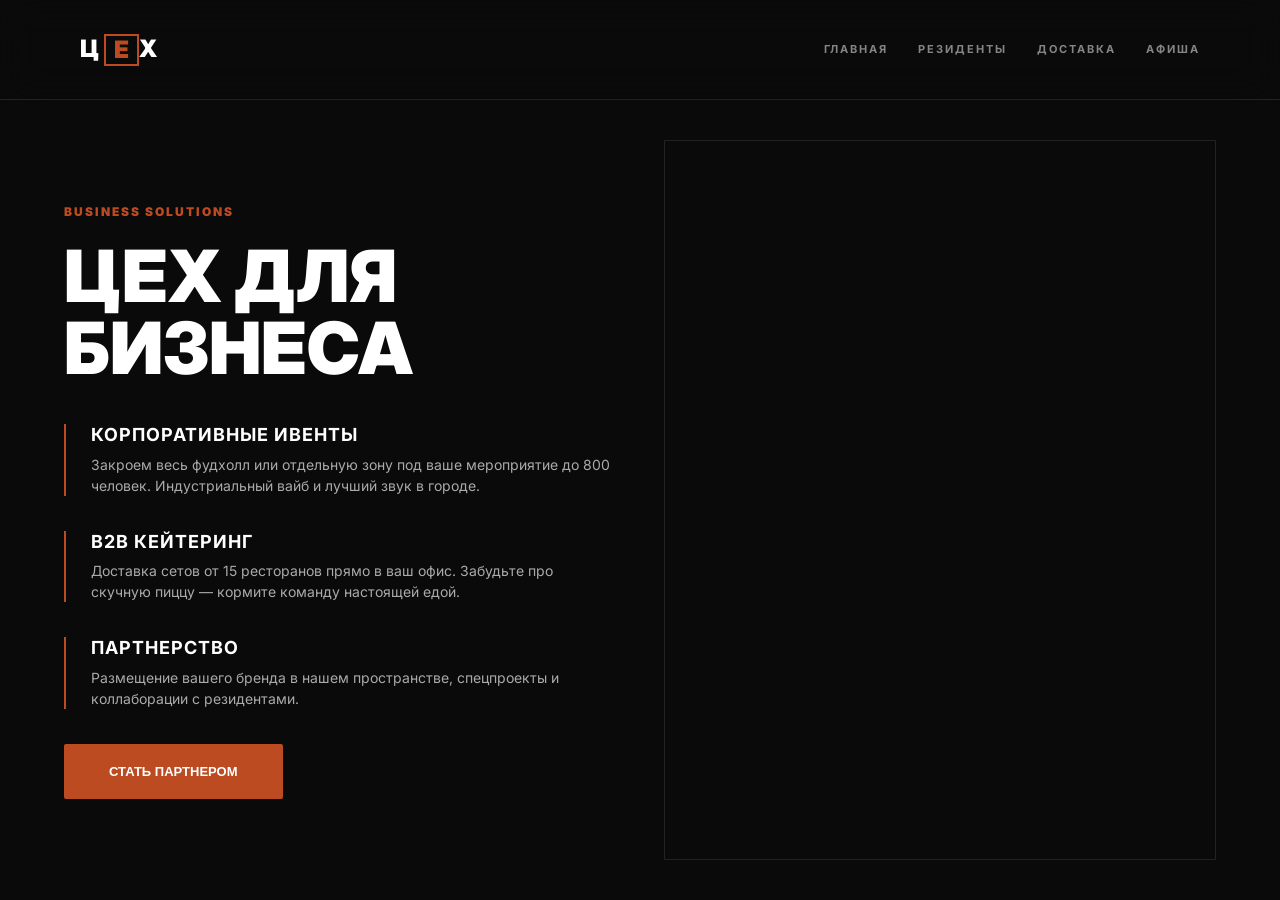
<file: b2b.html>
<!DOCTYPE html>
<html lang="ru">
<head>
    <meta charset="UTF-8">
    <meta name="viewport" content="width=device-width, initial-scale=1.0">
    <title>B2B | ЦЕХ</title>
    <link rel="stylesheet" href="style.css">
    <style>
        /* ГЛОБАЛЬНЫЙ ФИКС ДИЗАЙНА */
        body { background-color: #0a0a0a; color: #fff; margin: 0; }
        
        .b2b-container {
            display: flex;
            min-height: 100vh;
            align-items: center;
            padding: 0 5%;
            gap: 50px;
        }

        .b2b-content { flex: 1; padding-top: 100px; z-index: 2; }
        
        .b2b-visual { 
            flex: 1; 
            height: 80vh; 
            background: url('https://images.unsplash.com/photo-1511795409834-ef04bbd61622?q=80&w=1000') no-repeat center center;
            background-size: cover;
            filter: grayscale(1) contrast(1.1);
            border: 1px solid rgba(255,255,255,0.1);
            margin-top: 100px;
        }

        .b2b-title { font-size: 72px; font-weight: 900; line-height: 1; margin: 20px 0 40px; text-transform: uppercase; }
        
        .b2b-card { 
            border-left: 2px solid var(--accent); 
            padding-left: 25px; 
            margin-bottom: 35px; 
        }
        .b2b-card h3 { font-size: 18px; text-transform: uppercase; margin-bottom: 8px; letter-spacing: 1px; }
        .b2b-card p { color: #aaa; font-size: 14px; line-height: 1.5; margin: 0; }

        /* УБИВАЕМ СИНИЙ ПИЗДЕЦ И СТАНДАРТНЫЕ СТИЛИ */
        .btn-main {
            background: var(--accent);
            color: white;
            padding: 18px 45px;
            text-transform: uppercase;
            font-weight: 900;
            border: none;
            cursor: pointer;
            outline: none !important;
            -webkit-tap-highlight-color: transparent;
            transition: 0.3s;
        }
        .btn-main:hover { background: #fff; color: #000; }

        /* МОМЕНТАЛЬНОЕ ПОЯВЛЕНИЕ БЕЗ ТУПНЯКОВ */
        .anim-reveal-up, .anim-slide-left {
            animation: fastReveal 0.6s ease forwards !important;
            opacity: 0;
        }

        @keyframes fastReveal {
            from { opacity: 0; transform: translateY(20px); }
            to { opacity: 1; transform: translateY(0); }
        }

        /* АДАПТИВ: если экран маленький, картинка уходит вниз */
        @media (max-width: 1024px) {
            .b2b-container { flex-direction: column; padding-bottom: 50px; }
            .b2b-visual { width: 100%; height: 400px; margin-top: 40px; }
            .b2b-title { font-size: 48px; }
        }
    </style>
</head>
<body>
    <header class="main-header">
        <div class="container">
            <a href="index.html" class="logo">Ц<span>Е</span>Х</a>
            <nav class="desktop-nav">
                <a href="index.html" class="nav-link">Главная</a>
                <a href="residents.html" class="nav-link">Резиденты</a>
                <a href="delivery.html" class="nav-link">Доставка</a>
                <a href="events.html" class="nav-link">Афиша</a>
            </nav>
        </div>
    </header>

    <main class="b2b-container">
        <div class="b2b-content anim-reveal-up">
            <span style="color: var(--accent); font-weight: 900; letter-spacing: 2px; font-size: 12px; text-transform: uppercase;">Business Solutions</span>
            <h1 class="b2b-title">ЦЕХ ДЛЯ<br>БИЗНЕСА</h1>
            
            <div class="b2b-card">
                <h3>Корпоративные ивенты</h3>
                <p>Закроем весь фудхолл или отдельную зону под ваше мероприятие до 800 человек. Индустриальный вайб и лучший звук в городе.</p>
            </div>
            
            <div class="b2b-card">
                <h3>B2B Кейтеринг</h3>
                <p>Доставка сетов от 15 ресторанов прямо в ваш офис. Забудьте про скучную пиццу — кормите команду настоящей едой.</p>
            </div>
            
            <div class="b2b-card">
                <h3>Партнерство</h3>
                <p>Размещение вашего бренда в нашем пространстве, спецпроекты и коллаборации с резидентами.</p>
            </div>
            
            <button class="btn-main" onclick="alert('Запрос отправлен на b2b@ceh.ua')">Стать партнером</button>
        </div>

        <div class="b2b-visual anim-slide-left"></div>
    </main>
</body>
</html>
</file>
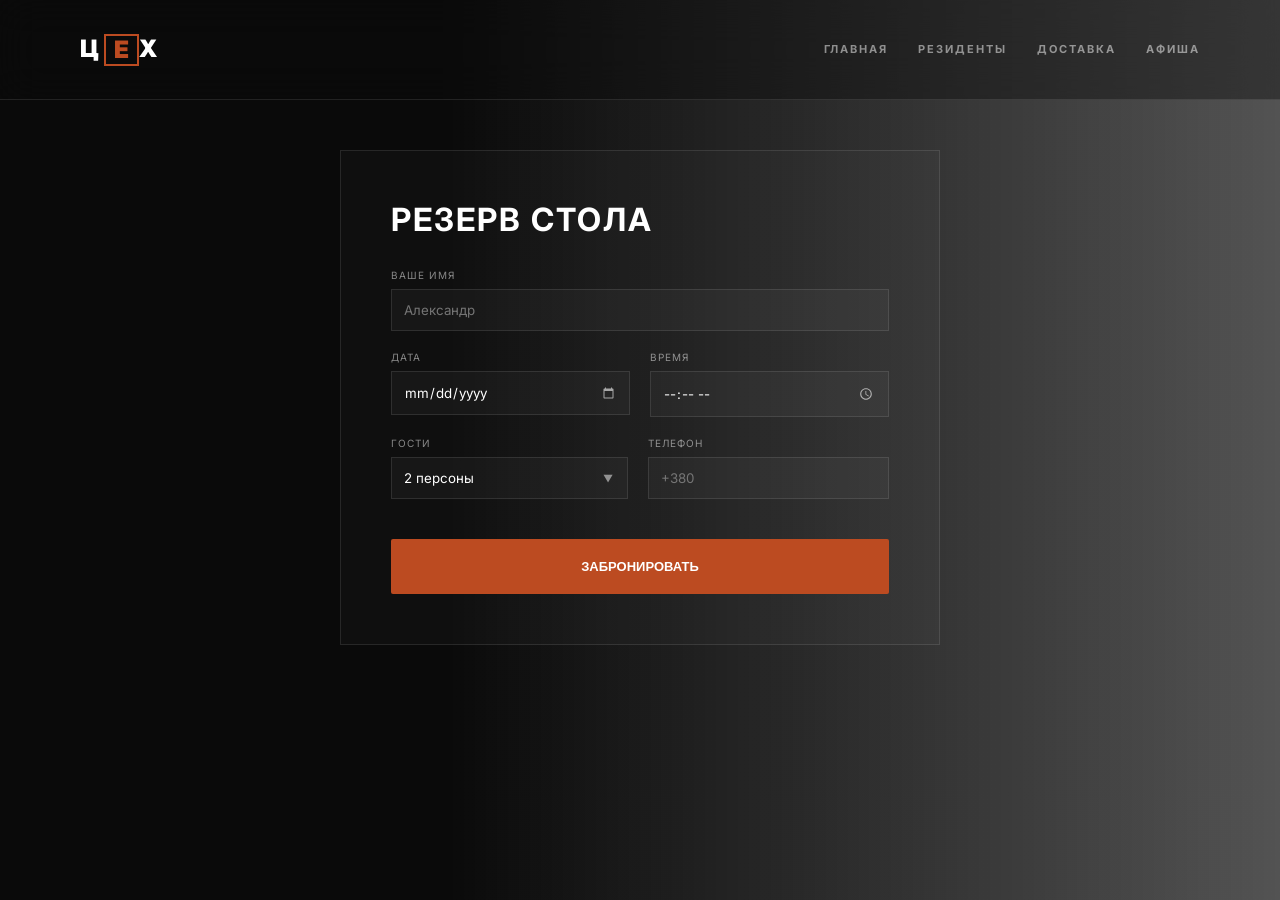
<file: booking.html>
<!DOCTYPE html>
<html lang="ru">
<head>
    <meta charset="UTF-8">
    <meta name="viewport" content="width=device-width, initial-scale=1.0">
    <title>Забронировать | ЦЕХ</title>
    <link rel="stylesheet" href="style.css">
    <style>
        .booking-section { padding: 150px 0; max-width: 600px; margin: 0 auto; }
        .booking-form { background: rgba(255,255,255,0.02); padding: 50px; border: 1px solid var(--border); }
        .booking-form h1 { font-size: 32px; text-transform: uppercase; margin-bottom: 30px; letter-spacing: 2px; }
        
        .form-row { display: grid; grid-template-columns: 1fr 1fr; gap: 20px; margin-bottom: 20px; }
        .input-group { display: flex; flex-direction: column; gap: 8px; }
        .input-group label { font-size: 10px; text-transform: uppercase; color: var(--gray); letter-spacing: 1px; }
        
        /* Исправленные инпуты */
        .input-group input, .input-group select {
            background: rgba(255,255,255,0.03) !important; 
            border: 1px solid var(--border);
            padding: 12px; 
            color: white; 
            font-family: inherit; 
            transition: 0.3s;
            appearance: none; /* Убираем стандартную стрелочку select */
            -webkit-appearance: none;
        }

        /* Трюк для иконок календаря и времени — делаем их белыми */
        ::-webkit-calendar-picker-indicator {
            filter: invert(1);
            opacity: 0.6;
            cursor: pointer;
        }

        /* Исправляем фон выпадающего списка */
        select option {
            background: #111;
            color: white;
        }

        .input-group input:focus, .input-group select:focus { 
            border-color: var(--accent); 
            outline: none; 
            background: rgba(255,255,255,0.07) !important;
        }
        
        .booking-form.anim-reveal-up { animation-delay: 0s !important; }

        /* Кастомная стрелочка для select, так как мы скрыли стандартную */
        .select-wrapper { position: relative; display: flex; flex-direction: column; }
        .select-wrapper::after {
            content: '▼';
            font-size: 10px;
            position: absolute;
            right: 15px;
            bottom: 15px;
            color: var(--gray);
            pointer-events: none;
        }
    </style>
</head>
<body>
    <header class="main-header">
        <div class="container">
            <a href="index.html" class="logo">Ц<span>Е</span>Х</a>
            <nav class="desktop-nav">
                <a href="index.html" class="nav-link">Главная</a>
                <a href="residents.html" class="nav-link">Резиденты</a>
                <a href="delivery.html" class="nav-link">Доставка</a>
                <a href="events.html" class="nav-link">Афиша</a>
            </nav>
        </div>
    </header>

    <div class="container">
        <section class="booking-section">
            <div class="booking-form anim-reveal-up">
                <h1>Резерв стола</h1>
                <form id="res-form">
                    <div class="input-group" style="margin-bottom: 20px;">
                        <label>Ваше имя</label>
                        <input type="text" placeholder="Александр" required>
                    </div>
                    <div class="form-row">
                        <div class="input-group">
                            <label>Дата</label>
                            <input type="date" required>
                        </div>
                        <div class="input-group">
                            <label>Время</label>
                            <input type="time" required>
                        </div>
                    </div>
                    <div class="form-row">
                        <div class="input-group select-wrapper">
                            <label>Гости</label>
                            <select>
                                <option>1 персона</option>
                                <option selected>2 персоны</option>
                                <option>4 персоны</option>
                                <option>6+ персон</option>
                            </select>
                        </div>
                        <div class="input-group">
                            <label>Телефон</label>
                            <input type="tel" placeholder="+380" required>
                        </div>
                    </div>
                    <button type="submit" class="btn-main" style="width: 100%; margin-top: 20px; border:none; cursor:pointer;">Забронировать</button>
                </form>
            </div>
        </section>
    </div>

    <script>
        document.getElementById('res-form').onsubmit = (e) => {
            e.preventDefault();
            alert('Заявка принята! Мы перезвоним для подтверждения.');
            window.location.href = 'index.html';
        };
    </script>
</body>
</html>
</file>
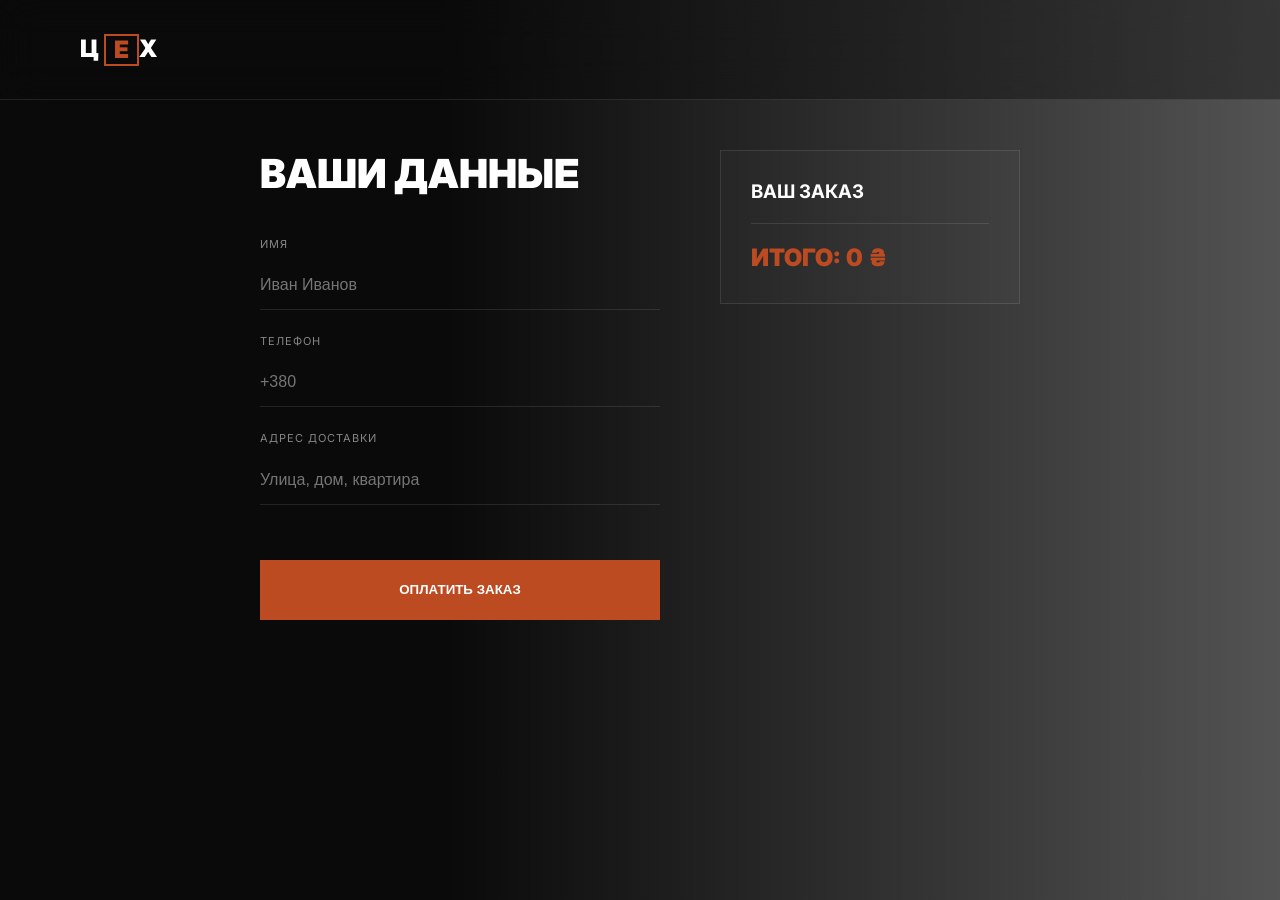
<file: checkout.html>
<!DOCTYPE html>
<html lang="ru">
<head>
    <meta charset="UTF-8">
    <meta name="viewport" content="width=device-width, initial-scale=1.0">
    <title>Оформление заказа | ЦЕХ</title>
    <link rel="stylesheet" href="style.css">
    <style>
        .checkout-container { max-width: 800px; margin: 150px auto; padding: 0 20px; }
        .checkout-grid { display: grid; grid-template-columns: 1fr 300px; gap: 60px; }
        .checkout-form h2 { font-size: 40px; font-weight: 900; margin-bottom: 40px; text-transform: uppercase; }

        .checkout-form.anim-reveal-up, .order-summary.anim-reveal-up {
            animation-delay: 0s !important;
            animation-duration: 0.5s;
        }

        .form-group { margin-bottom: 25px; }
        label { display: block; font-size: 11px; text-transform: uppercase; color: var(--gray); margin-bottom: 10px; letter-spacing: 1px; }

        input {
            width: 100%; background: transparent; border: none;
            border-bottom: 1px solid var(--border); padding: 15px 0;
            color: white; font-size: 16px; transition: 0.3s;
        }
        input:focus { outline: none; border-color: var(--accent); }

        .order-summary { background: rgba(255,255,255,0.02); padding: 30px; border: 1px solid var(--border); height: fit-content; }
        .summary-row { display: flex; justify-content: space-between; margin-bottom: 15px; font-size: 14px; }
        .summary-total { margin-top: 20px; padding-top: 20px; border-top: 1px solid var(--border); font-weight: 900; font-size: 24px; color: var(--accent); }

        .btn-pay {
            width: 100%; height: 60px; background: var(--accent); border: none;
            color: white; font-weight: 900; text-transform: uppercase;
            margin-top: 30px; cursor: pointer; transition: 0.3s;
        }
        .btn-pay:hover { background: var(--white); color: var(--dark); }
        .btn-pay:disabled { opacity: 0.5; cursor: not-allowed; }
    </style>
    <script src="https://secure.wayforpay.com/server/pay-widget.js"></script>
</head>
<body>
    <header class="main-header">
        <div class="container">
            <a href="index.html" class="logo">Ц<span>Е</span>Х</a>
        </div>
    </header>

    <div class="checkout-container">
        <div class="checkout-grid">
            <div class="checkout-form anim-reveal-up">
                <h2>Ваши данные</h2>
                <form id="order-form">
                    <div class="form-group">
                        <label>Имя</label>
                        <input type="text" id="user-name" required placeholder="Иван Иванов">
                    </div>
                    <div class="form-group">
                        <label>Телефон</label>
                        <input type="tel" id="user-phone" required placeholder="+380">
                    </div>
                    <div class="form-group">
                        <label>Адрес доставки</label>
                        <input type="text" id="user-address" required placeholder="Улица, дом, квартира">
                    </div>
                    <button type="submit" class="btn-pay" id="submit-btn">Оплатить заказ</button>
                </form>
            </div>

            <div class="order-summary anim-reveal-up" style="animation-delay: 0.2s;">
                <h3 style="margin-bottom: 20px; text-transform: uppercase;">Ваш заказ</h3>
                <div id="summary-items"></div>
                <div class="summary-total">
                    ИТОГО: <span id="final-price">0</span> ₴
                </div>
            </div>
        </div>
    </div>

    <script>
        // --- ДАННЫЕ КОНФИГУРАЦИИ ---
        const WFP_MERCHANT_LOGIN = 'list_in_ua1'; 
        const TELEGRAM_TOKEN = '8580117432:AAHXM4k56OHxKt5kXRgZrt6q_xAOv1QkMUs'; 
        const TELEGRAM_CHAT_ID = '8321139390';

        let cart = JSON.parse(localStorage.getItem('ceh_cart')) || [];

        function renderCheckout() {
            const summaryItems = document.getElementById('summary-items');
            const finalPrice = document.getElementById('final-price');
            summaryItems.innerHTML = '';
            let total = 0;
            cart.forEach((item, index) => {
                total += item.price;
                summaryItems.innerHTML += `
                    <div class="summary-row" style="align-items: center; margin-bottom: 20px;">
                        <div>
                            <span style="display:block; font-weight:700;">${item.name}</span>
                            <span style="font-size:12px; color:var(--gray);">${item.price} ₴</span>
                        </div>
                        <button onclick="removeFromCart(${index})" style="background:transparent; border:1px solid var(--border); color:var(--accent); padding:5px 10px; cursor:pointer; font-size:10px; font-weight:800;">УДАЛИТЬ</button>
                    </div>`;
            });
            finalPrice.innerText = total;
            if (cart.length === 0) window.location.href = 'delivery.html';
        }

      window.removeFromCart = function(index) {
            cart.splice(index, 1); // Удаляем товар
            
            // Пересчитываем общую сумму
            let newTotal = cart.reduce((sum, item) => sum + item.price, 0);
            
            // Сохраняем обновленные данные
            localStorage.setItem('ceh_cart', JSON.stringify(cart));
            localStorage.setItem('ceh_total', newTotal); 
            
            renderCheckout(); // Перерисовываем чекаут
        }

        // Улучшенная функция отправки
        async function sendToTelegram(name, phone, address) {
            let total = document.getElementById('final-price').innerText;
            let message = `<b>📦 НОВЫЙ ЗАКАЗ (ОЖИДАЕТ ОПЛАТЫ)</b>\n\n`;
            message += `👤 <b>Имя:</b> ${name}\n`;
            message += `📞 <b>Тел:</b> ${phone}\n`;
            message += `📍 <b>Адрес:</b> ${address}\n\n`;
            message += `🛒 <b>Заказ:</b>\n`;
            cart.forEach(item => { message += `- ${item.name} (${item.price} ₴)\n`; });
            message += `\n💰 <b>К ОПЛАТЕ: ${total} ₴</b>`;

            try {
                const response = await fetch(`https://api.telegram.org/bot${TELEGRAM_TOKEN}/sendMessage`, {
                    method: 'POST',
                    headers: { 'Content-Type': 'application/json' },
                    body: JSON.stringify({ chat_id: TELEGRAM_CHAT_ID, parse_mode: 'HTML', text: message })
                });
                return response.ok;
            } catch (error) {
                console.error("Ошибка ТГ:", error);
                return false;
            }
        }

        const wayforpay = new Wayforpay();

        document.getElementById('order-form').onsubmit = async function(e) {
            e.preventDefault();
            const btn = document.getElementById('submit-btn');
            
            const name = document.getElementById('user-name').value;
            const phone = document.getElementById('user-phone').value;
            const address = document.getElementById('user-address').value;
            const totalValue = document.getElementById('final-price').innerText;

            btn.innerText = 'ОТПРАВЛЯЕМ ЗАКАЗ...';
            btn.disabled = true;

            // 1. Сначала в ТГ (чтобы заказ не пропал)
            const tgSuccess = await sendToTelegram(name, phone, address);
            
            if (!tgSuccess) {
                alert("Ошибка бота. Проверь токен!");
                btn.disabled = false;
                btn.innerText = 'Оплатить заказ';
                return;
            }

            // Таймер "паники": если через 10 секунд ничего не произошло, разблокируем кнопку
            const panicTimer = setTimeout(() => {
                if (btn.disabled) {
                    btn.disabled = false;
                    btn.innerText = 'Оплатить заказ';
                    console.log("Таймер сработал: виджет не ответил.");
                }
            }, 10000);

            btn.innerText = 'ОЖИДАНИЕ ОПЛАТЫ...';

            try {
                wayforpay.run({
                    merchantAccount: WFP_MERCHANT_LOGIN,
                    merchantDomainName: "ceh.ua",
                    authorizationType: "SimpleSignature",
                    orderReference: "ORDER_" + Date.now(),
                    orderDate: Math.floor(Date.now() / 1000),
                    amount: totalValue.toString(),
                    currency: "UAH",
                    productName: ["Еда ЦЕХ"],
                    productPrice: [totalValue.toString()],
                    productCount: ["1"],
                    clientFirstName: name,
                    clientPhone: phone
                },
                function (response) {
                    clearTimeout(panicTimer);
                    alert('Оплата прошла!');
                    localStorage.clear();
                    window.location.href = 'index.html';
                },
                function (response) {
                    clearTimeout(panicTimer);
                    console.log("WFP Error:", response);
                    alert("Оплата отклонена или окно закрыто. Но заказ уже в Telegram!");
                    btn.innerText = 'Оплатить заказ';
                    btn.disabled = false;
                });
            } catch (err) {
                clearTimeout(panicTimer);
                console.error("Критическая ошибка виджета:", err);
                btn.disabled = false;
                btn.innerText = 'Оплатить заказ';
            }
        };

        renderCheckout();
    </script>
</body>
</html>
</file>
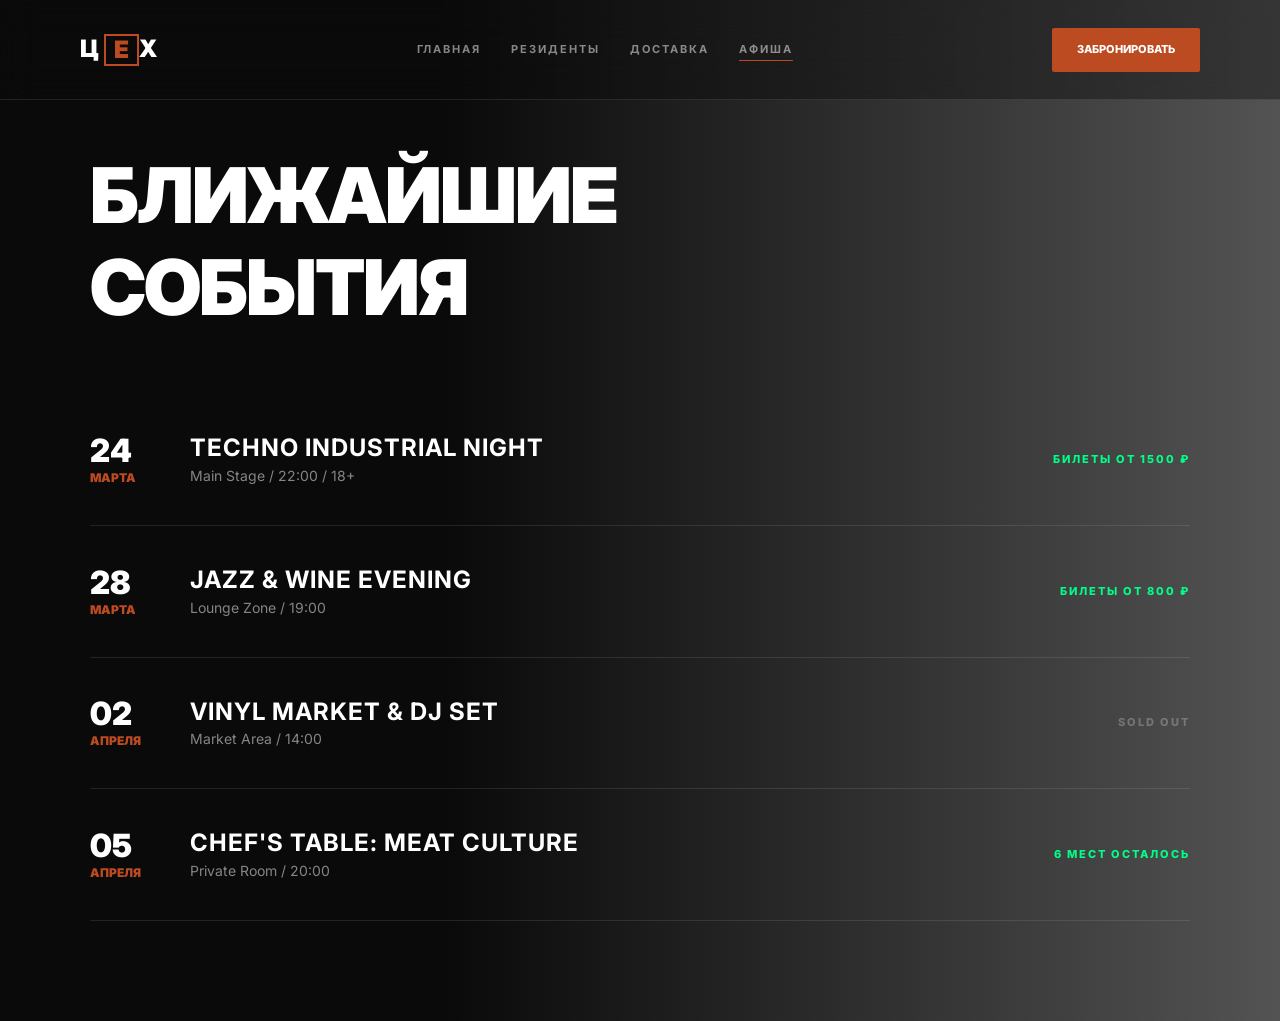
<file: events.html>
<!DOCTYPE html>
<html lang="ru">
<head>
    <meta charset="UTF-8">
    <meta name="viewport" content="width=device-width, initial-scale=1.0">
    <title>Афиша | ЦЕХ</title>
    <link rel="stylesheet" href="style.css">
    <style>
        .events-container {
            padding: 150px 0 100px;
            max-width: 1100px;
            margin: 0 auto;
        }

        .section-title {
            font-size: clamp(40px, 6vw, 80px);
            font-weight: 900;
            text-transform: uppercase;
            margin-bottom: 60px;
            letter-spacing: -2px;
        }

        .event-row {
            display: grid;
            grid-template-columns: 100px 1fr 200px;
            align-items: center;
            padding: 40px 0;
            border-bottom: 1px solid var(--border);
            transition: all 0.4s var(--transition-func);
            text-decoration: none;
            color: white;
            cursor: pointer;
        }

        .event-row:hover {
            padding-left: 20px;
            background: rgba(255, 255, 255, 0.02);
            border-bottom-color: var(--accent);
        }

        .event-date {
            font-size: 32px;
            font-weight: 900;
            line-height: 1;
        }

        .event-date span {
            display: block;
            font-size: 12px;
            color: var(--accent);
            text-transform: uppercase;
            margin-top: 5px;
        }

        .event-info h3 {
            font-size: 24px;
            text-transform: uppercase;
            letter-spacing: 1px;
            margin-bottom: 5px;
        }

        .event-info p {
            color: var(--gray);
            font-size: 14px;
        }

        .event-status {
            text-align: right;
            font-size: 11px;
            font-weight: 800;
            text-transform: uppercase;
            letter-spacing: 2px;
        }

        .status-online { color: #00ff88; }
        .status-sold { color: var(--gray); opacity: 0.5; }

        /* Убираем задержку анимации для списка, чтобы не бесило */
        .event-row.anim-reveal-up {
            animation-delay: calc(var(--i) * 0.1s) !important;
        }
    </style>
</head>
<body>
    <header class="main-header">
        <div class="container">
            <a href="index.html" class="logo">Ц<span>Е</span>Х</a>
            <nav class="desktop-nav">
                <a href="index.html" class="nav-link">Главная</a>
                <a href="residents.html" class="nav-link">Резиденты</a>
                <a href="delivery.html" class="nav-link">Доставка</a>
                <a href="events.html" class="nav-link active">Афиша</a>
            </nav>
            <div class="header-actions">
                <a href="booking.html" class="btn-filled">Забронировать</a>
            </div>
        </div>
    </header>

    <div class="container">
        <div class="events-container">
            <h1 class="section-title anim-reveal-up">Ближайшие<br>события</h1>

            <div class="events-list">
                <a href="#" class="event-row anim-reveal-up" style="--i: 1">
                    <div class="event-date">24 <span>Марта</span></div>
                    <div class="event-info">
                        <h3>Techno Industrial Night</h3>
                        <p>Main Stage / 22:00 / 18+</p>
                    </div>
                    <div class="event-status status-online">Билеты от 1500 ₽</div>
                </a>

                <a href="#" class="event-row anim-reveal-up" style="--i: 2">
                    <div class="event-date">28 <span>Марта</span></div>
                    <div class="event-info">
                        <h3>Jazz & Wine Evening</h3>
                        <p>Lounge Zone / 19:00</p>
                    </div>
                    <div class="event-status status-online">Билеты от 800 ₽</div>
                </a>

                <a href="#" class="event-row anim-reveal-up" style="--i: 3">
                    <div class="event-date">02 <span>Апреля</span></div>
                    <div class="event-info">
                        <h3>Vinyl Market & DJ Set</h3>
                        <p>Market Area / 14:00</p>
                    </div>
                    <div class="event-status status-sold">SOLD OUT</div>
                </a>

                <a href="#" class="event-row anim-reveal-up" style="--i: 4">
                    <div class="event-date">05 <span>Апреля</span></div>
                    <div class="event-info">
                        <h3>Chef's Table: Meat Culture</h3>
                        <p>Private Room / 20:00</p>
                    </div>
                    <div class="event-status status-online">6 мест осталось</div>
                </a>
            </div>
        </div>
    </div>
</body>
</html>
</file>
<file: style.css>
@import url('https://fonts.googleapis.com/css2?family=Inter:wght@400;700;900&display=swap');

:root {
    --dark: #0a0a0a;
    --accent: #bc4b21;
    --accent-hover: #a33f1b;
    --white: #ffffff;
    --gray: rgba(255, 255, 255, 0.5);
    --border: rgba(255, 255, 255, 0.1);
    --transition-func: cubic-bezier(0.16, 1, 0.3, 1);
}

* { margin: 0; padding: 0; box-sizing: border-box; }

body {
    background-color: var(--dark);
    color: var(--white);
    font-family: 'Inter', sans-serif;
    line-height: 1.2;
    overflow-x: hidden;
    background: 
        linear-gradient(to right, rgba(10, 10, 10, 1) 35%, rgba(10, 10, 10, 0.7) 100%),
        url('https://images.unsplash.com/photo-1555396273-367ea4eb4db5?q=80&w=2000') no-repeat center center fixed;
    background-size: cover;
}

/* Зернистость */
body::after {
    content: "";
    position: fixed; top: 0; left: 0; width: 100%; height: 100%;
    background: url('https://grainy-gradients.vercel.app/noise.svg');
    opacity: 0.03; pointer-events: none; z-index: 9999;
}

/* Сетка */
.container {
    max-width: 1440px;
    margin: 0 auto;
    padding: 0 80px;
    width: 100%;
    position: relative;
}

/* --- ОБНОВЛЕННЫЙ АНИМИРОВАННЫЙ HEADER --- */
.main-header {
    position: fixed;
    top: 0; left: 0; width: 100%;
    height: 100px;
    display: flex;
    align-items: center;
    z-index: 1000;
    border-bottom: 1px solid var(--border);
    /* Анимация только для прозрачности фона */
    background: rgba(10, 10, 10, 0);
    backdrop-filter: blur(0px);
    -webkit-backdrop-filter: blur(0px);
    animation: headerAppear 1s var(--transition-func) forwards;
}

@keyframes headerAppear {
    to {
        background: rgba(10, 10, 10, 0.4);
        backdrop-filter: blur(20px);
        -webkit-backdrop-filter: blur(20px);
    }
}

.main-header .container {
    display: flex;
    justify-content: space-between;
    align-items: center;
    opacity: 0;
    animation: fadeDownHeader 0.8s var(--transition-func) 0.3s forwards;
}

@keyframes fadeDownHeader {
    from { opacity: 0; transform: translateY(-20px); }
    to { opacity: 1; transform: translateY(0); }
}

/* Логотип */
.logo {
    font-size: 24px; font-weight: 900; color: #fff; text-decoration: none;
    text-transform: uppercase; display: flex; align-items: center;
    transition: transform 0.3s ease;
}
.logo:hover { transform: scale(1.05); }
.logo span {
    color: var(--accent); border: 2px solid var(--accent);
    padding: 2px 8px; margin-left: 5px; line-height: 1;
}

/* Навигация */
.desktop-nav { display: flex; gap: 30px; }
.nav-link {
    color: var(--gray); text-decoration: none; font-size: 11px;
    font-weight: 700; text-transform: uppercase; letter-spacing: 2px;
    position: relative; padding: 5px 0;
    transition: color 0.3s ease;
}
.nav-link::after {
    content: ''; position: absolute; bottom: 0; left: 0;
    width: 0; height: 1px; background: var(--accent);
    transition: width 0.3s var(--transition-func);
}
.nav-link:hover { color: var(--white); }
.nav-link:hover::after, .nav-link.active::after { width: 100%; }

.header-actions { display: flex; gap: 15px; }

/* Кнопки */
.btn-outline, .btn-filled, .btn-main, .btn-secondary {
    display: inline-flex; align-items: center; justify-content: center;
    text-transform: uppercase; cursor: pointer; border-radius: 2px;
    text-decoration: none; 
    transition: all 0.4s var(--transition-func);
    position: relative; overflow: hidden;
}

.btn-outline { 
    height: 44px; padding: 0 25px; font-size: 11px; font-weight: 800;
    background: transparent; border: 1px solid var(--border); color: #fff; 
}
.btn-outline:hover { background: var(--white); color: var(--dark); border-color: var(--white); }

.btn-filled { 
    height: 44px; padding: 0 25px; font-size: 11px; font-weight: 800;
    background: var(--accent); border: none; color: #fff; 
}
.btn-filled:hover { background: var(--accent-hover); transform: translateY(-2px); }

.btn-main { 
    height: 55px; padding: 0 45px; font-size: 13px; font-weight: 900;
    background: var(--accent); border: none; color: #fff; 
}
.btn-main:hover { 
    background: var(--accent-hover); 
    transform: translateY(-5px) scale(1.02); 
    box-shadow: 0 20px 40px rgba(188, 75, 33, 0.3);
}

.btn-secondary { color: #fff; font-weight: 700; font-size: 13px; padding-bottom: 5px; }
.btn-secondary::after {
    content: ''; position: absolute; bottom: 0; left: 0;
    width: 100%; height: 2px; background: var(--accent);
    transform: scaleX(0.2); transform-origin: left;
    transition: transform 0.4s var(--transition-func);
}
.btn-secondary:hover { color: var(--accent); }
.btn-secondary:hover::after { transform: scaleX(1); }

/* HERO SECTION */
.hero-split { height: 100vh; display: flex; align-items: center; position: relative; }
.hero-text { max-width: 700px; position: relative; z-index: 10; opacity: 0; }

.subtitle {
    color: var(--accent); font-weight: 800; font-size: 12px;
    text-transform: uppercase; letter-spacing: 4px; margin-bottom: 25px; display: block;
}
.hero-text h1 {
    font-size: clamp(50px, 8vw, 100px);
    font-weight: 900; line-height: 0.9;
    letter-spacing: -3px; margin-bottom: 30px;
}
.hero-text p { font-size: 18px; color: var(--gray); margin-bottom: 45px; line-height: 1.6; }
.hero-btns { display: flex; gap: 30px; align-items: center; }

/* ВИЗУАЛ (ВИДЕО) */
.hero-visual {
    position: absolute; right: 0; top: 50%;
    transform: translateY(-50%);
    width: 48%; height: 80vh;
    overflow: hidden;
    clip-path: polygon(15% 0, 100% 0, 100% 100%, 0% 100%);
    z-index: 1; opacity: 0;
}
.hero-visual video { width: 100%; height: 100%; object-fit: cover; filter: brightness(0.8); }

/* АНИМАЦИИ ГЛАВНОЙ */
.anim-reveal-up { animation: revealUp 1.2s var(--transition-func) forwards; animation-delay: 0.4s; }
.anim-slide-left { animation: slideLeft 1.5s var(--transition-func) forwards; animation-delay: 0.6s; }

@keyframes revealUp {
    from { opacity: 0; transform: translateY(50px); }
    to { opacity: 1; transform: translateY(0); }
}
@keyframes slideLeft {
    from { opacity: 0; transform: translate(100px, -50%); }
    to { opacity: 1; transform: translate(0, -50%); }
}

/* ОЧЕРЕДЬ КАРТОЧЕК */
.resident-card { opacity: 0; animation: revealUp 0.6s var(--transition-func) forwards; }
.resident-card:nth-child(1) { animation-delay: 0.1s; }
.resident-card:nth-child(2) { animation-delay: 0.2s; }
.resident-card:nth-child(3) { animation-delay: 0.3s; }
.resident-card:nth-child(4) { animation-delay: 0.4s; }
.resident-card:nth-child(5) { animation-delay: 0.5s; }
.resident-card:nth-child(6) { animation-delay: 0.6s; }

.transition-overlay {
    position: fixed; top: 0; left: 0; width: 100%; height: 100%;
    background: var(--accent); z-index: 2000;
    transform: translateX(-100%); pointer-events: none;
}

/* --- БЕГУЩАЯ СТРОКА --- */
.ticker {
    background: var(--accent);
    padding: 20px 0;
    overflow: hidden;
    white-space: nowrap;
    border-top: 1px solid var(--border);
    border-bottom: 1px solid var(--border);
}

.ticker-wrapper {
    display: inline-block;
    animation: tickerLoop 20s linear infinite;
}

.ticker span {
    font-size: 40px;
    font-weight: 900;
    text-transform: uppercase;
    color: var(--dark);
    margin-right: 50px;
    letter-spacing: -1px;
}

@keyframes tickerLoop {
    0% { transform: translateX(0); }
    100% { transform: translateX(-50%); }
}

/* --- СЕКЦИЯ ABOUT --- */
.about-section {
    padding: 150px 0;
    background: var(--dark);
}

.about-grid {
    display: grid;
    grid-template-columns: 1fr 1fr;
    gap: 100px;
    align-items: center;
}

.about-content h2 {
    font-size: 50px;
    font-weight: 900;
    margin-bottom: 30px;
    letter-spacing: -2px;
}

.about-content p {
    font-size: 18px;
    color: var(--gray);
    margin-bottom: 50px;
    max-width: 500px;
}

.stats {
    display: flex;
    gap: 40px;
}

.stat-num {
    display: block;
    font-size: 40px;
    font-weight: 900;
    color: var(--accent);
}

.stat-desc {
    font-size: 11px;
    text-transform: uppercase;
    letter-spacing: 2px;
    color: var(--gray);
}

.about-image {
    height: 600px;
    overflow: hidden;
    border: 1px solid var(--border);
}

.about-image img {
    width: 100%;
    height: 100%;
    object-fit: cover;
    filter: grayscale(1);
    transition: 0.8s var(--transition-func);
}

.about-image:hover img {
    filter: grayscale(0);
    transform: scale(1.05);
}

/* --- FOOTER --- */
.main-footer {
    padding: 80px 0 40px;
    border-top: 1px solid var(--border);
    background: rgba(255, 255, 255, 0.02);
}

.footer-top {
    display: flex;
    justify-content: space-between;
    align-items: center;
    margin-bottom: 60px;
}

.footer-info p {
    font-size: 14px;
    color: var(--gray);
    margin-bottom: 5px;
}

.socials {
    display: flex;
    gap: 20px;
}

.socials a {
    color: var(--white);
    text-decoration: none;
    font-weight: 800;
    font-size: 12px;
    transition: 0.3s;
}

.socials a:hover { color: var(--accent); }

.footer-bottom {
    display: flex;
    justify-content: space-between;
    font-size: 11px;
    color: rgba(255, 255, 255, 0.2);
    text-transform: uppercase;
    letter-spacing: 1px;
}

/* Класс, который будет срабатывать при появлении в зоне видимости */
.reveal {
    opacity: 0;
    transform: translateY(30px);
    transition: all 0.8s var(--transition-func);
}

.reveal.active {
    opacity: 1;
    transform: translateY(0);
}

/* Глобальная мини-плашка корзины */
.floating-cart {
    position: fixed;
    bottom: 30px;
    right: 30px;
    background: var(--accent);
    color: white;
    padding: 15px 25px;
    font-weight: 900;
    text-transform: uppercase;
    letter-spacing: 1px;
    display: none; /* По умолчанию скрыта */
    z-index: 9999;
    cursor: pointer;
    box-shadow: 0 10px 30px rgba(188, 75, 33, 0.4);
    transition: transform 0.3s ease, background 0.3s ease;
}

.floating-cart:hover {
    transform: translateY(-5px);
    background: var(--white);
    color: var(--dark);
}

.floating-cart.active {
    display: block;
    animation: slideInUp 0.5s cubic-bezier(0.16, 1, 0.3, 1);
}

@keyframes slideInUp {
    from { transform: translateY(100px); opacity: 0; }
    to { transform: translateY(0); opacity: 1; }
}

/* Адаптація для планшетів та телефонів */
@media (max-width: 768px) {
    /* 1. Сітка (Grid) тепер в одну колонку */
    .checkout-grid, .menu-grid { 
        grid-template-columns: 1fr !important; 
        gap: 30px;
    }

    /* 2. Заголовки трохи менші, щоб не розривали екран */
    h2 { font-size: 28px !important; }
    .checkout-form h2 { font-size: 30px !important; }

    /* 3. Контейнери робимо на всю ширину з невеликими відступами */
    .checkout-container { 
        margin: 80px auto; 
        padding: 0 15px; 
    }

    /* 4. Шапка (Header) */
    .main-header .container {
        padding: 15px 20px;
    }

    /* 5. Кнопки робимо масивнішими для пальців */
    .btn-pay {
        height: 70px;
        font-size: 18px;
    }

    /* 6. Ховаємо зайві декоративні елементи, якщо вони заважають */
    .hero-image { display: none; } /* Наприклад, якщо картинка заважає тексту */
}
</file>
